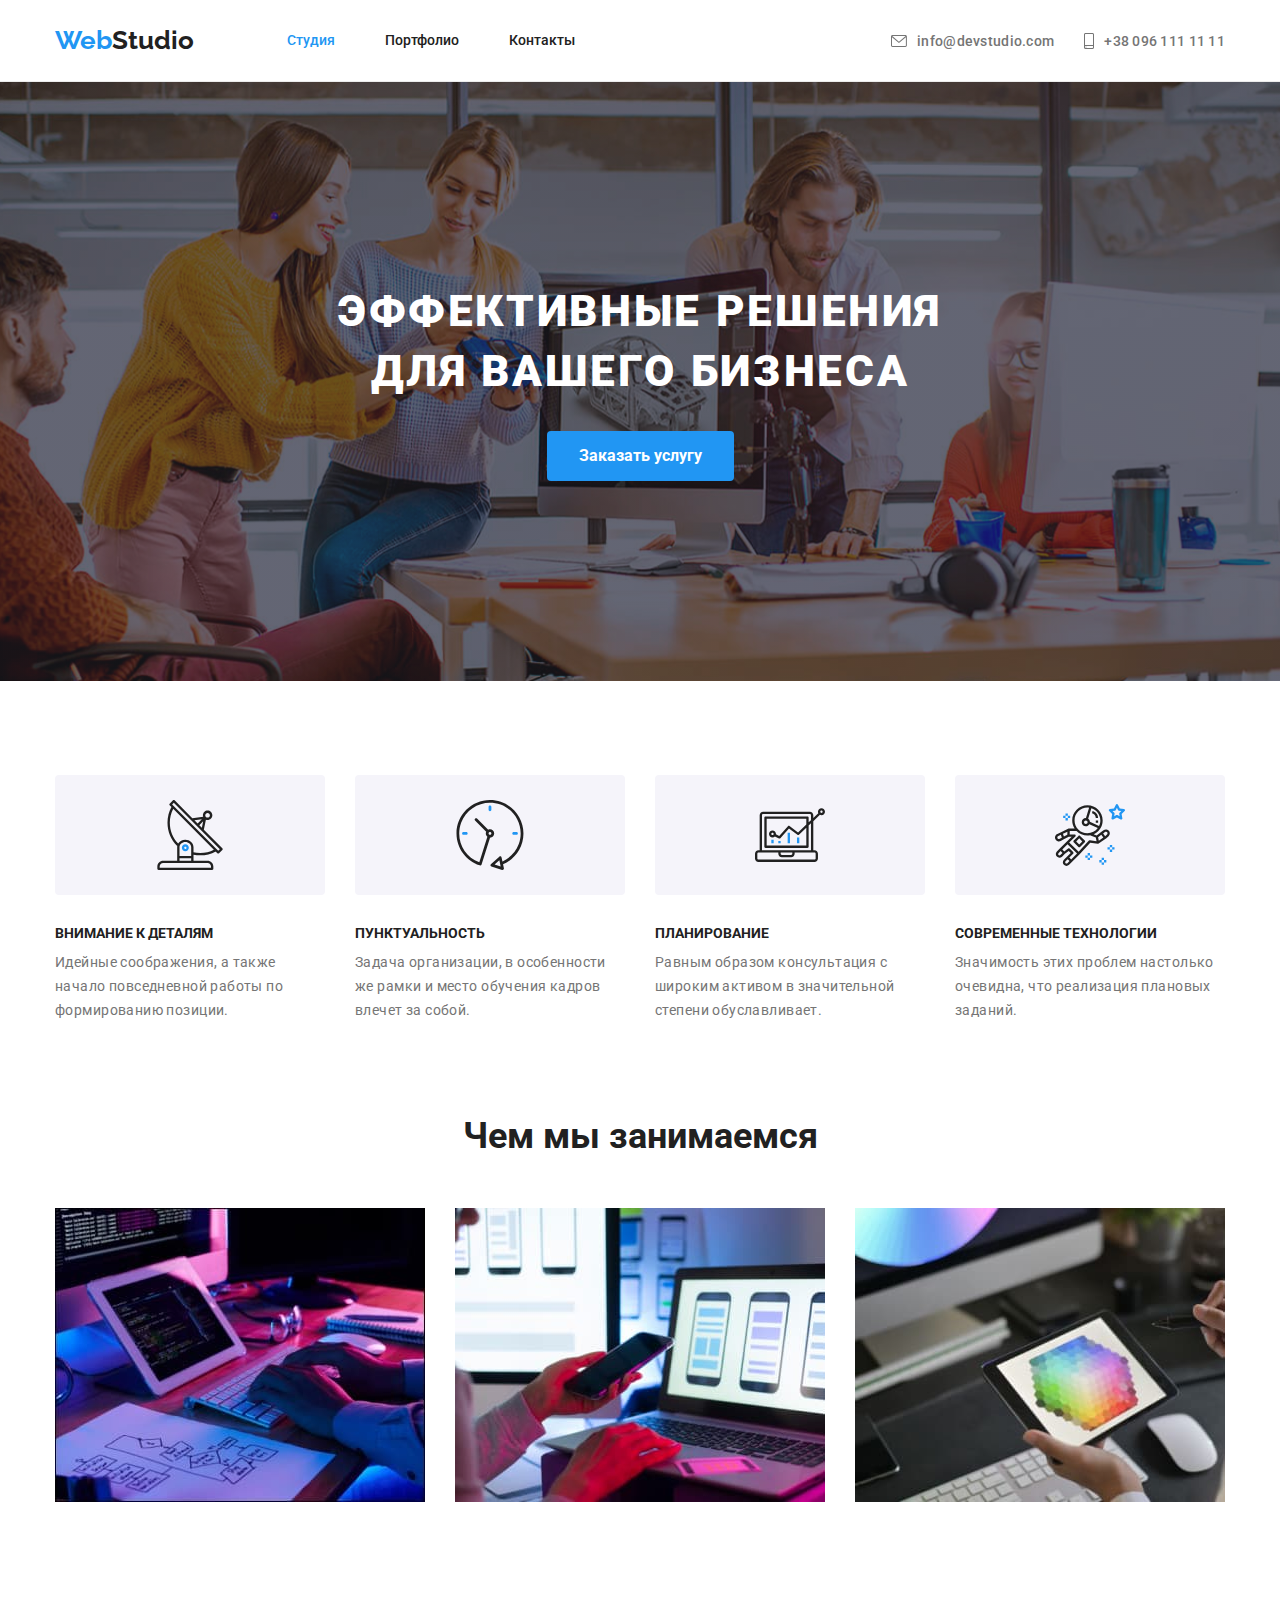
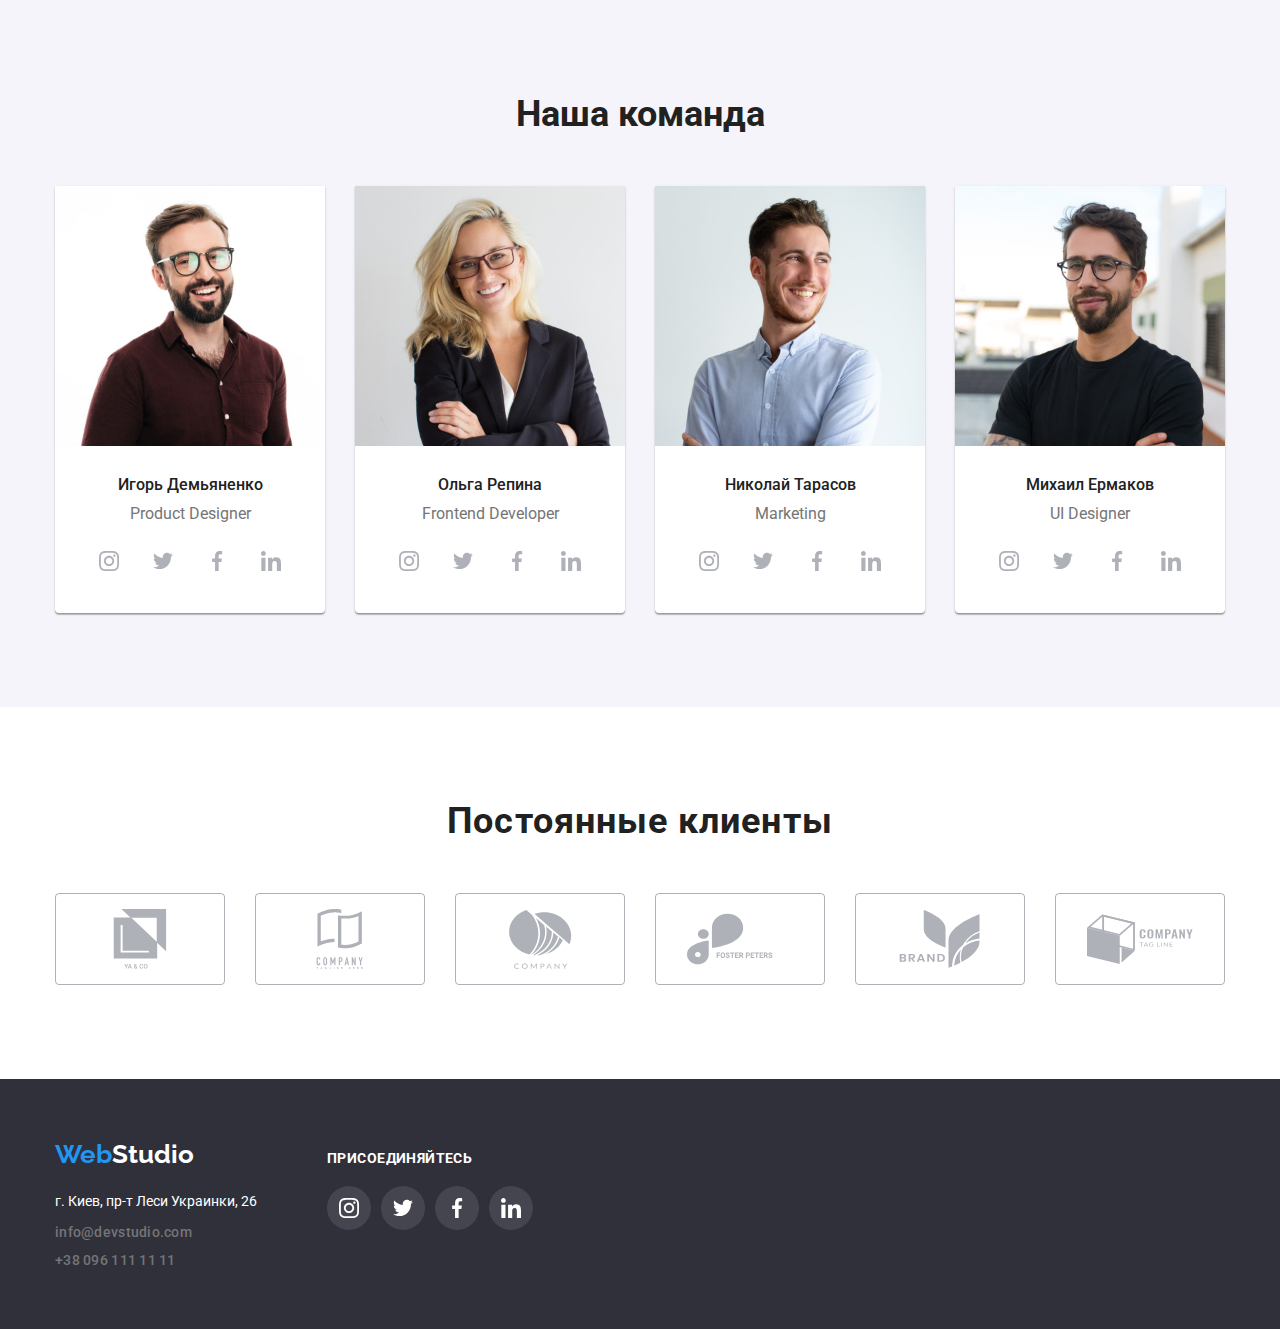
<file: index.html>
<!DOCTYPE html>
<html lang="ru">
  <head>
    <meta charset="UTF-8" />
    <meta http-equiv="X-UA-Compatible" content="IE=edge" />
    <meta name="viewport" content="width=device-width, initial-scale=1.0" />
    <link rel="stylesheet" href="./css/modern-normalize.css" />
    <link rel="stylesheet" href="./css/styles.css" />
    <link rel="preconnect" href="https://fonts.googleapis.com" />
    <link rel="preconnect" href="https://fonts.gstatic.com" crossorigin />
    <link
      rel="stylesheet"
      href="https://fonts.googleapis.com/css2?family=Raleway:wght@700&family=Roboto:wght@400;500;700;900&display=swap"
    />
    <title>Студия</title>
  </head>
  <body>
    <header class="page-header">
      <div class="container header">
        <a class="header-logo" href="./index.html">
          Web<span class="logo-web">Studio</span></a
        >
        <!--Навигация-->
        <nav class="header-nav">
          <ul class="list nav-list">
            <li class="nav-list-item">
              <a class="nav-link current" href="./index.html">Студия</a>
            </li>
            <li class="nav-list-item">
              <a class="nav-link" href="./portfolio.html">Портфолио</a>
            </li>
            <li class="nav-list-item">
              <a class="nav-link" href="">Контакты</a>
            </li>
          </ul>
        </nav>
        <!--Контакты-->
        <ul class="list header-contact">
          <li class="header-contact-item">
            <a class="contact-link" href="mailto:info@devstudio.com">
              <svg class="masters-soc-icon" width="16" height="12">
                <use href="./img/icons.svg#icon-envelope"></use>
              </svg>
              info@devstudio.com
            </a>
          </li>
          <li class="header-contact-item">
            <a class="contact-link" href="tel:+380961111111">
              <svg class="masters-soc-icon" width="10" height="16">
                <use href="./img/icons.svg#icon-smartphone"></use>
              </svg>
              +38 096 111 11 11
            </a>
          </li>
        </ul>
      </div>
    </header>
    <main>
      <!--Title-->
      <section class="service-section">
        <div class="container service-wrapper">
          <h1 class="title-service">Эффективные решения для вашего бизнеса</h1>
          <button class="btn-service" type="button">Заказать услугу</button>
        </div>
      </section>
      <!--Как мы работаем-->
      <section class="section">
        <div class="container quaility-wrapper">
          <ul class="list quaility-list">
            <li class="quaility-list-item">
              <div class="quaility-icon-wrapper">
                <svg class="quaility-icon" width="70" height="70">
                  <use href="./img/icons.svg#icon-antenna"></use>
                </svg>
              </div>
              <h2 class="title-quaility">Внимание к деталям</h2>
              <p class="quaility-description">
                Идейные соображения, а также начало повседневной работы по
                формированию позиции.
              </p>
            </li>
            <li class="quaility-list-item">
              <div class="quaility-icon-wrapper">
                <svg class="quaility-icon" width="70" height="70">
                  <use href="./img/icons.svg#icon-clock"></use>
                </svg>
              </div>
              <h2 class="title-quaility">Пунктуальность</h2>
              <p class="quaility-description">
                Задача организации, в особенности же рамки и место обучения
                кадров влечет за собой.
              </p>
            </li>
            <li class="quaility-list-item">
              <div class="quaility-icon-wrapper">
                <svg class="quaility-icon" width="70" height="70">
                  <use href="./img/icons.svg#icon-diagram"></use>
                </svg>
              </div>
              <h2 class="title-quaility">Планирование</h2>
              <p class="quaility-description">
                Равным образом консультация с широким активом в значительной
                степени обуславливает.
              </p>
            </li>
            <li class="quaility-list-item">
              <div class="quaility-icon-wrapper">
                <svg class="quaility-icon" width="70" height="70">
                  <use href="./img/icons.svg#icon-astronaut"></use>
                </svg>
              </div>
              <h2 class="title-quaility">Современные технологии</h2>
              <p class="quaility-description">
                Значимость этих проблем настолько очевидна, что реализация
                плановых заданий.
              </p>
            </li>
          </ul>
        </div>
      </section>
      <!--Чем мы занимаемся-->
      <section class="section work-section">
        <div class="container">
          <h2 class="box-title">Чем мы занимаемся</h2>
          <ul class="list work-list">
            <li class="work-list-item">
              <img width="370" src="./img/img1.jpg" alt="Клавиатура" />
            </li>
            <li class="work-list-item">
              <img width="370" src="./img/img2.jpg" alt="Телефон и ноутбук" />
            </li>
            <li class="work-list-item">
              <img width="370" src="./img/img3.jpg" alt="Планшет" />
            </li>
          </ul>
        </div>
      </section>
      <!--Наша Команда-->
      <section class="section team-section">
        <div class="container">
          <h2 class="team-title">Наша команда</h2>
          <ul class="list team-list">
            <li class="team-list-item">
              <img
                class="team-photo"
                width="270"
                src="./img/img4.jpg"
                alt="Фото Игорь Демьяненко"
              />
              <div class="team-wrapper">
                <h3 class="team-name">Игорь Демьяненко</h3>
                <p class="team-position" lang="en">Product Designer</p>
                <ul class="team-social-list">
                  <li class="team-social-item">
                    <a class="team-social-link" href="#">
                      <svg class="team-social-icon" width="20" height="20">
                        <use href="./img/icons.svg#icon-instagram"></use>
                      </svg>
                    </a>
                  </li>
                  <li class="team-social-item">
                    <a class="team-social-link" href="#">
                      <svg class="team-social-icon" width="20" height="20">
                        <use href="./img/icons.svg#icon-twitter"></use>
                      </svg>
                    </a>
                  </li>
                  <li class="team-social-item">
                    <a class="team-social-link" href="#">
                      <svg class="team-social-icon" width="20" height="20">
                        <use href="./img/icons.svg#icon-facebook"></use>
                      </svg>
                    </a>
                  </li>
                  <li class="team-social-item">
                    <a class="team-social-link" href="#">
                      <svg class="team-social-icon" width="20" height="20">
                        <use href="./img/icons.svg#icon-linkedin"></use>
                      </svg>
                    </a>
                  </li>
                </ul>
              </div>
            </li>
            <li class="team-list-item">
              <img
                class="team-photo"
                width="270"
                src="./img/img5.jpg"
                alt="Фото Ольга Репина"
              />
              <div class="team-wrapper">
                <h3 class="team-name">Ольга Репина</h3>
                <p class="team-position" lang="en">Frontend Developer</p>
                <ul class="team-social-list">
                  <li class="team-social-item">
                    <a class="team-social-link" href="#">
                      <svg class="team-social-icon" width="20" height="20">
                        <use href="./img/icons.svg#icon-instagram"></use>
                      </svg>
                    </a>
                  </li>
                  <li class="team-social-item">
                    <a class="team-social-link" href="#">
                      <svg class="team-social-icon" width="20" height="20">
                        <use href="./img/icons.svg#icon-twitter"></use>
                      </svg>
                    </a>
                  </li>
                  <li class="team-social-item">
                    <a class="team-social-link" href="#">
                      <svg class="team-social-icon" width="20" height="20">
                        <use href="./img/icons.svg#icon-facebook"></use>
                      </svg>
                    </a>
                  </li>
                  <li class="team-social-item">
                    <a class="team-social-link" href="#">
                      <svg class="team-social-icon" width="20" height="20">
                        <use href="./img/icons.svg#icon-linkedin"></use>
                      </svg>
                    </a>
                  </li>
                </ul>
              </div>
            </li>
            <li class="team-list-item">
              <img
                class="team-photo"
                width="270"
                src="./img/img6.jpg"
                alt="Фото Николай Тарасов"
              />
              <div class="team-wrapper">
                <h3 class="team-name">Николай Тарасов</h3>
                <p class="team-position" lang="en">Marketing</p>
                <ul class="team-social-list">
                  <li class="team-social-item">
                    <a class="team-social-link" href="#">
                      <svg class="team-social-icon" width="20" height="20">
                        <use href="./img/icons.svg#icon-instagram"></use>
                      </svg>
                    </a>
                  </li>
                  <li class="team-social-item">
                    <a class="team-social-link" href="#">
                      <svg class="team-social-icon" width="20" height="20">
                        <use href="./img/icons.svg#icon-twitter"></use>
                      </svg>
                    </a>
                  </li>
                  <li class="team-social-item">
                    <a class="team-social-link" href="#">
                      <svg class="team-social-icon" width="20" height="20">
                        <use href="./img/icons.svg#icon-facebook"></use>
                      </svg>
                    </a>
                  </li>
                  <li class="team-social-item">
                    <a class="team-social-link" href="#">
                      <svg class="team-social-icon" width="20" height="20">
                        <use href="./img/icons.svg#icon-linkedin"></use>
                      </svg>
                    </a>
                  </li>
                </ul>
              </div>
            </li>
            <li class="team-list-item">
              <img
                class="team-photo"
                width="270"
                src="./img/img7.jpg"
                alt="Фото Михаил Ермаков"
              />
              <div class="team-wrapper">
                <h3 class="team-name">Михаил Ермаков</h3>
                <p class="team-position" lang="en">UI Designer</p>
                <ul class="team-social-list">
                  <li class="team-social-item">
                    <a class="team-social-link" href="#">
                      <svg class="team-social-icon" width="20" height="20">
                        <use href="./img/icons.svg#icon-instagram"></use>
                      </svg>
                    </a>
                  </li>
                  <li class="team-social-item">
                    <a class="team-social-link" href="#">
                      <svg class="team-social-icon" width="20" height="20">
                        <use href="./img/icons.svg#icon-twitter"></use>
                      </svg>
                    </a>
                  </li>
                  <li class="team-social-item">
                    <a class="team-social-link" href="#">
                      <svg class="team-social-icon" width="20" height="20">
                        <use href="./img/icons.svg#icon-facebook"></use>
                      </svg>
                    </a>
                  </li>
                  <li class="team-social-item">
                    <a class="team-social-link" href="#">
                      <svg class="team-social-icon" width="20" height="20">
                        <use href="./img/icons.svg#icon-linkedin"></use>
                      </svg>
                    </a>
                  </li>
                </ul>
              </div>
            </li>
          </ul>
        </div>
      </section>
      <!-- Постоянные клиенты -->
      <section class="section">
        <div class="container">
          <h2 class="clients-title">Постоянные клиенты</h2>
          <ul class="clients-list">
            <li class="clients-list-item">
              <a class="clients-item-link" href="#">
                <svg class="clients-icon" width="106" height="60">
                  <use href="./img/icons.svg#icon-group1"></use>
                </svg>
              </a>
            </li>
            <li class="clients-list-item">
              <a class="clients-item-link" href="#">
                <svg class="clients-icon" width="106" height="60">
                  <use href="./img/icons.svg#icon-group2"></use>
                </svg>
              </a>
            </li>
            <li class="clients-list-item">
              <a class="clients-item-link" href="#">
                <svg class="clients-icon" width="106" height="60">
                  <use href="./img/icons.svg#icon-group3"></use>
                </svg>
              </a>
            </li>
            <li class="clients-list-item">
              <a class="clients-item-link" href="#">
                <svg class="clients-icon" width="106" height="60">
                  <use href="./img/icons.svg#icon-group4"></use>
                </svg>
              </a>
            </li>
            <li class="clients-list-item">
              <a class="clients-item-link" href="#">
                <svg class="clients-icon" width="106" height="60">
                  <use href="./img/icons.svg#icon-group5"></use>
                </svg>
              </a>
            </li>
            <li class="clients-list-item">
              <a class="clients-item-link" href="#">
                <svg class="clients-icon" width="106" height="60">
                  <use href="./img/icons.svg#icon-group"></use>
                </svg>
              </a>
            </li>
          </ul>
        </div>
      </section>
    </main>
    <!-- Футер -->
    <footer class="footer">
      <div class="container footer-wrapper">
        <div class="footer-block-wrapper">
        <!-- Контакты -->
        <a class="footer-logo" href="./index.html">
          Web<span class="logo-web-footer">Studio</span></a
        >
        <address class="address">г. Киев, пр-т Леси Украинки, 26</address>
        <ul class="footer-contact">
          <li class="footer-contact-item">
            <a class="footer-contact-link" href="mailto:info@devstudio.com"
              >info@devstudio.com</a
            >
          </li>
          <li class="footer-contact-item">
            <a class="footer-contact-link" href="tel:+380961111111"
              >+38 096 111 11 11</a
            >
          </li>
        </ul>
      </div>
      <div class="footer-block-wrapper">
        <h3 class="footer-join-title">присоединяйтесь</h3>
        <ul class="footer-social-list">
          <li class="footer-social-item">
            <a class="footer-social-link" href="#">
              <svg class="footer-social-icon" width="20" height="20">
                <use href="./img/icons.svg#icon-instagram"></use>
              </svg>
            </a>
          </li>
          <li class="footer-social-item">
            <a class="footer-social-link" href="#">
              <svg class="footer-social-icon" width="20" height="20">
                <use href="./img/icons.svg#icon-twitter"></use>
              </svg>
            </a>
          </li>
          <li class="footer-social-item">
            <a class="footer-social-link" href="#">
              <svg class="footer-social-icon" width="20" height="20">
                <use href="./img/icons.svg#icon-facebook"></use>
              </svg>
            </a>
          </li>
          <li class="footer-social-item">
            <a class="footer-social-link" href="#">
              <svg class="footer-social-icon" width="20" height="20">
                <use href="./img/icons.svg#icon-linkedin"></use>
              </svg>
            </a>
          </li>
        </ul>
      </div>
      </div>
    </footer>
  </body>
</html>
</file>
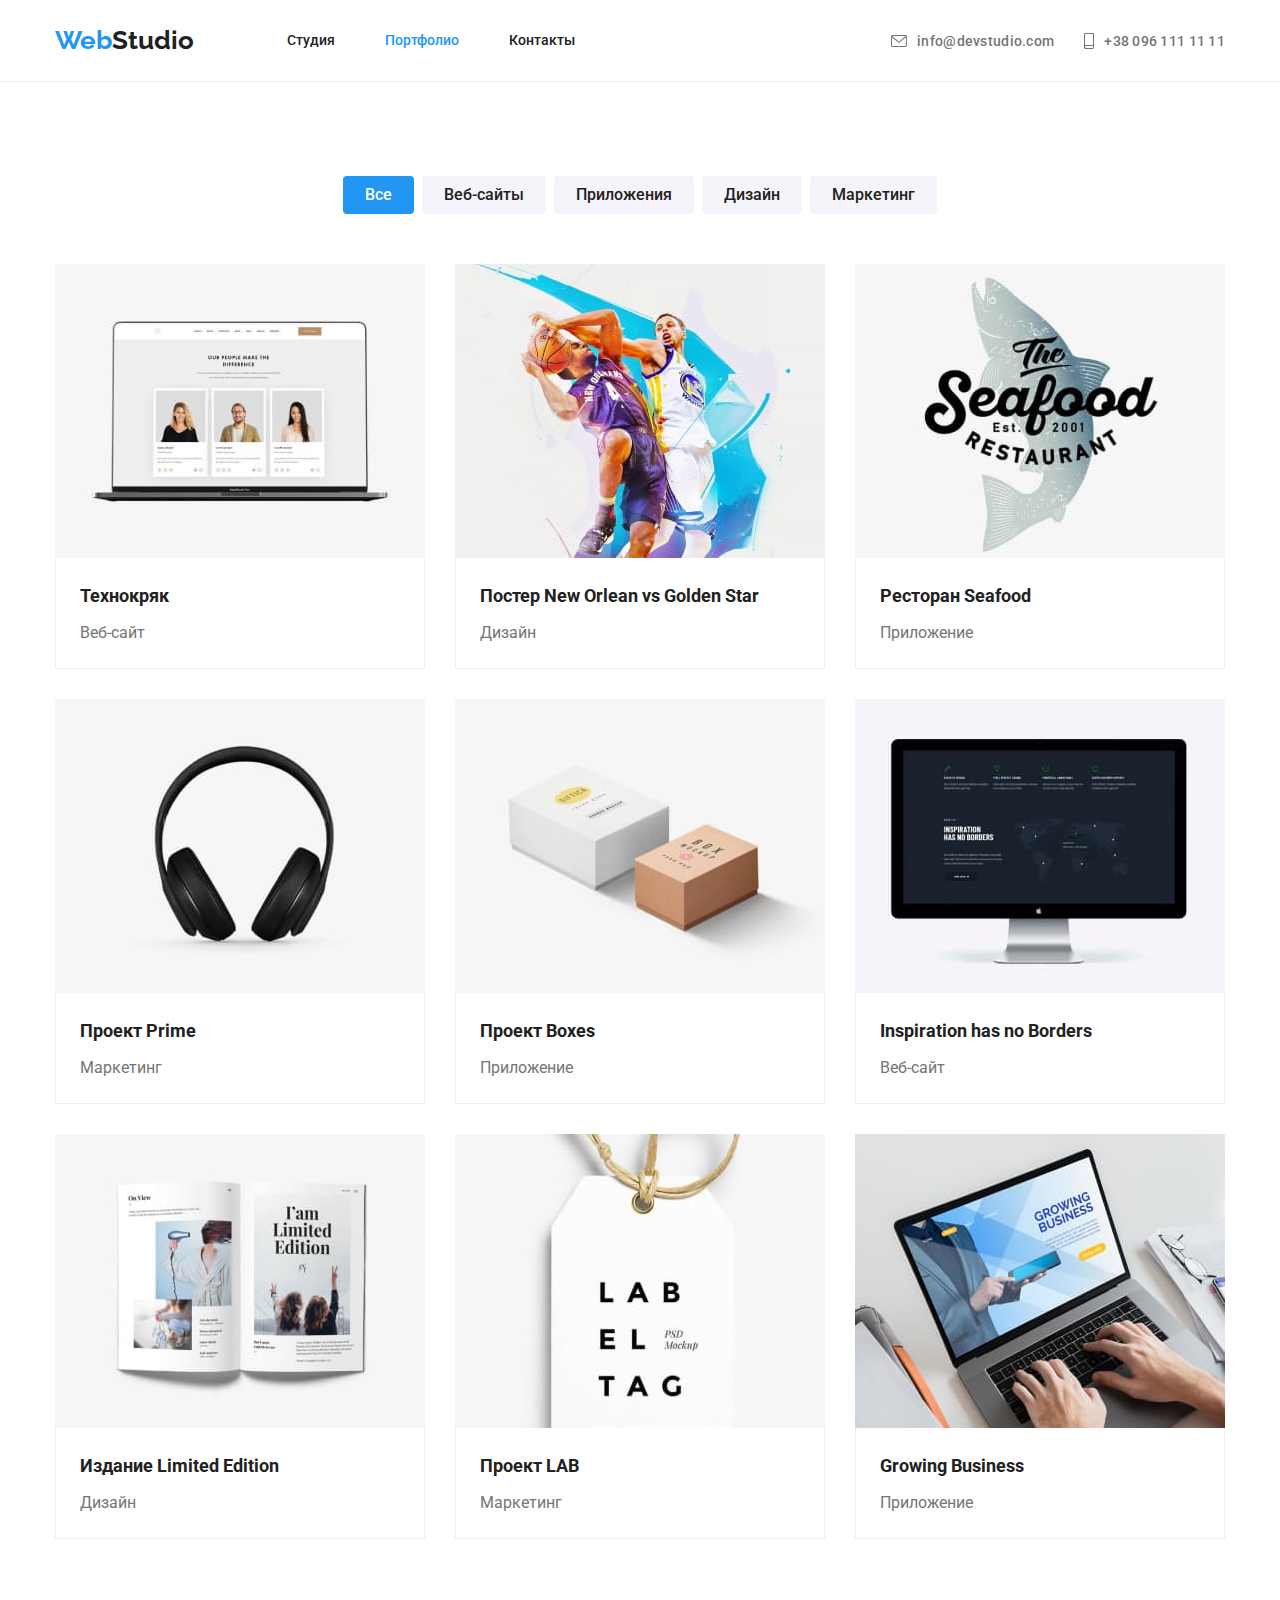
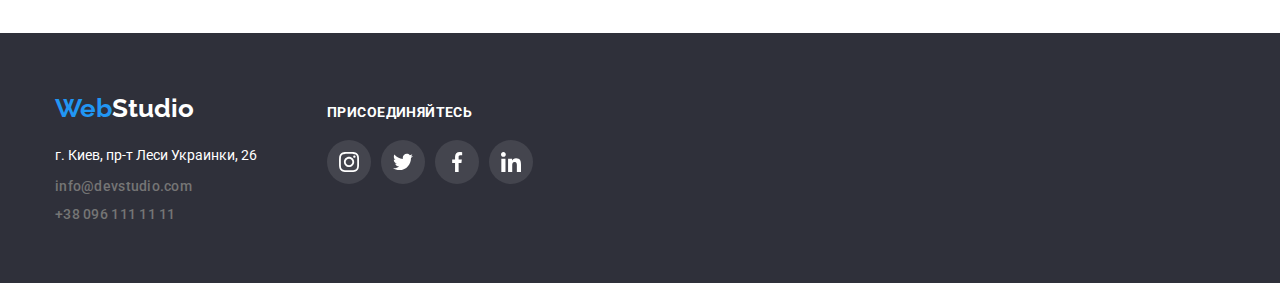
<file: portfolio.html>
<!DOCTYPE html>
<html lang="en">
  <head>
    <meta charset="UTF-8" />
    <meta http-equiv="X-UA-Compatible" content="IE=edge" />
    <meta name="viewport" content="width=device-width, initial-scale=1.0" />
    <link rel="stylesheet" href="./css/modern-normalize.css" />
    <link rel="stylesheet" href="./css/styles.css" />
    <link rel="preconnect" href="https://fonts.googleapis.com" />
    <link rel="preconnect" href="https://fonts.gstatic.com" crossorigin />
    <link
      rel="stylesheet"
      href="https://fonts.googleapis.com/css2?family=Raleway:wght@700&family=Roboto:wght@400;500;700;900&display=swap"
    />
    <title>Portfolio</title>
  </head>
  <body>
    <header class="page-header">
      <div class="container header">
        <a class="header-logo" href="./index.html">
          Web<span class="logo-web">Studio</span></a
        >
        <!--Навигация-->
        <nav class="header-nav">
          <ul class="list nav-list">
            <li class="nav-list-item">
              <a class="nav-link" href="./index.html">Студия</a>
            </li>
            <li class="nav-list-item">
              <a class="nav-link current" href="./portfolio.html">Портфолио</a>
            </li>
            <li class="nav-list-item">
              <a class="nav-link" href="">Контакты</a>
            </li>
          </ul>
        </nav>
        <!--Контакты-->
        <ul class="list header-contact">
          <li class="header-contact-item">
            <a class="contact-link" href="mailto:info@devstudio.com">
              <svg class="masters-soc-icon" width="16" height="12">
                <use href="./img/icons.svg#icon-envelope"></use>
              </svg>
              info@devstudio.com
            </a>
          </li>
          <li class="header-contact-item">
            <a class="contact-link" href="tel:+380961111111">
              <svg class="masters-soc-icon" width="10" height="16">
                <use href="./img/icons.svg#icon-smartphone"></use>
              </svg>
              +38 096 111 11 11
            </a>
          </li>
        </ul>
      </div>
    </header>
    <main>
      <section class="section">
        <div class="container">
          <!--Фильтр-->
          <ul class="list button-list">
            <li class="button-list-item">
              <button class="btn-filter btn-filter-active" type="button">Все</button>
            </li>
            <li class="button-list-item">
              <button class="btn-filter" type="button">Веб-сайты</button>
            </li>
            <li class="button-list-item">
              <button class="btn-filter" type="button">Приложения</button>
            </li>
            <li class="button-list-item">
              <button class="btn-filter" type="button">Дизайн</button>
            </li>
            <li class="button-list-item">
              <button class="btn-filter" type="button">Маркетинг</button>
            </li>
          </ul>
          <!--Проекты-->
          <ul class="list project-list">
            <li class="project-item">
              <img
                class="project-photo"
                width="370"
                height="294"
                src="./img/portfolio1.jpg"
                alt="Технокряк"
              />
              <div class="portfolio-wrapper">
                <h2 class="portfolio-title">Технокряк</h2>
                <p class="portfolio-category">Веб-сайт</p>
              </div>
            </li>
            <li class="project-item">
              <img
                class="project-photo"
                width="370"
                height="294"
                src="./img/portfolio2.jpg"
                alt="Постер New Orlean vs Golden Star"
              />
              <div class="portfolio-wrapper">
                <h2 class="portfolio-title">
                  Постер New Orlean vs Golden Star
                </h2>
                <p class="portfolio-category">Дизайн</p>
              </div>
            </li>
            <li class="project-item">
              <img
                class="project-photo"
                width="370"
                height="294"
                src="./img/portfolio3.jpg"
                alt="Ресторан Seafood"
              />
              <div class="portfolio-wrapper">
                <h2 class="portfolio-title">Ресторан Seafood</h2>
                <p class="portfolio-category">Приложение</p>
              </div>
            </li>
            <li class="project-item">
              <img
                class="project-photo"
                width="370"
                height="294"
                src="./img/portfolio4.jpg"
                alt="Проект Prime"
              />
              <div class="portfolio-wrapper">
                <h2 class="portfolio-title">Проект Prime</h2>
                <p class="portfolio-category">Маркетинг</p>
              </div>
            </li>
            <li class="project-item">
              <img
                class="project-photo"
                width="370"
                height="294"
                src="./img/portfolio5.jpg"
                alt="Проект Boxes"
              />
              <div class="portfolio-wrapper">
                <h2 class="portfolio-title">Проект Boxes</h2>
                <p class="portfolio-category">Приложение</p>
              </div>
            </li>
            <li class="project-item">
              <img
                class="project-photo"
                width="370"
                height="294"
                src="./img/portfolio6.jpg"
                alt="Inspiration has no Borders"
              />
              <div class="portfolio-wrapper">
                <h2 class="portfolio-title">Inspiration has no Borders</h2>
                <p class="portfolio-category">Веб-сайт</p>
              </div>
            </li>
            <li class="project-item">
              <img
                class="project-photo"
                width="370"
                height="294"
                src="./img/portfolio7.jpg"
                alt="Издание Limited Edition"
              />
              <div class="portfolio-wrapper">
                <h2 class="portfolio-title">Издание Limited Edition</h2>
                <p class="portfolio-category">Дизайн</p>
              </div>
            </li>
            <li class="project-item">
              <img
                class="project-photo"
                width="370"
                height="294"
                src="./img/portfolio8.jpg"
                alt="Проект LAB"
              />
              <div class="portfolio-wrapper">
                <h2 class="portfolio-title">Проект LAB</h2>
                <p class="portfolio-category">Маркетинг</p>
              </div>
            </li>
            <li class="project-item">
              <img
                class="project-photo"
                width="370"
                height="294"
                src="./img/portfolio9.jpg"
                alt="Growing Business"
              />
              <div class="portfolio-wrapper">
                <h2 class="portfolio-title">Growing Business</h2>
                <p class="portfolio-category">Приложение</p>
              </div>
            </li>
          </ul>
        </div>
      </section>
    </main>
    <!-- Футер -->
    <footer class="footer">
      <div class="container footer-wrapper">
        <div class="footer-block-wrapper">
        <!-- Контакты -->
        <a class="footer-logo" href="./index.html">
          Web<span class="logo-web-footer">Studio</span></a
        >
        <address class="address">г. Киев, пр-т Леси Украинки, 26</address>
        <ul class="footer-contact">
          <li class="footer-contact-item">
            <a class="footer-contact-link" href="mailto:info@devstudio.com"
              >info@devstudio.com</a
            >
          </li>
          <li class="footer-contact-item">
            <a class="footer-contact-link" href="tel:+380961111111"
              >+38 096 111 11 11</a
            >
          </li>
        </ul>
      </div>
      <div class="footer-block-wrapper">
        <h3 class="footer-join-title">присоединяйтесь</h3>
        <ul class="footer-social-list">
          <li class="footer-social-item">
            <a class="footer-social-link" href="#">
              <svg class="footer-social-icon" width="20" height="20">
                <use href="./img/icons.svg#icon-instagram"></use>
              </svg>
            </a>
          </li>
          <li class="footer-social-item">
            <a class="footer-social-link" href="#">
              <svg class="footer-social-icon" width="20" height="20">
                <use href="./img/icons.svg#icon-twitter"></use>
              </svg>
            </a>
          </li>
          <li class="footer-social-item">
            <a class="footer-social-link" href="#">
              <svg class="footer-social-icon" width="20" height="20">
                <use href="./img/icons.svg#icon-facebook"></use>
              </svg>
            </a>
          </li>
          <li class="footer-social-item">
            <a class="footer-social-link" href="#">
              <svg class="footer-social-icon" width="20" height="20">
                <use href="./img/icons.svg#icon-linkedin"></use>
              </svg>
            </a>
          </li>
        </ul>
      </div>
      </div>
    </footer>
  </body>
</html>
</file>
<file: css/styles.css>
:root {
    --active-color: #2196F3;
    --white-color: #FFFFFF;
    --general-text-color: #212121;
    --grey-color: #757575;
  }
h1, h2, h3, h4, p, ul {
    margin: 0;
}
body { 
    font-family: 'Roboto', sans-serif;
    background-color: var(--white-color);
    color: var(--general-text-color);
}
.container {
    width: 1200px;
    margin: 0 auto;
    padding: 0 15px;
}
.section {
    padding: 94px 0px;
}
.list {
    list-style: none;
    display: flex;
    align-items: center;
    padding-left: 0;
    margin: 0;
}
/* Header */
.header {
    display: flex;
    align-items: center;
}
.page-header {
    border-bottom: 1px solid #ECECEC;
    background-color: var(--white-color);
    padding: 25px 0;
}
.header-logo, .footer-logo {   
    font-weight: 700;
    font-size: 26px;
    line-height:1.2;
    font-family: 'Raleway', sans-serif; 
    color: var(--active-color);
    text-decoration: none;
}
.header-nav {
    margin-left: 93px;
}

.logo-web {
    color: var(--general-text-color);
}
.logo-web-footer {
    color: var(--white-color);
}
/* .nav-list {
    padding-left: 93px;
} */
.header-contact-item:not(:first-child) {
    margin-left: 30px;
}
.nav-list-item:not(:first-child) {
    margin-left: 50px;
}
.header-contact {
    margin-left: auto;
}
.nav-link {
    font-weight: 500;
    font-size: 14px;
    line-height: 1.15;
    color: var(--general-text-color);
    text-decoration: none;
}
.nav-link:hover,
.nav-link:focus {
    color: var(--active-color);
}
.current {
    color: var(--active-color);
}
.contact-link {
    display: flex;
    justify-content: center;
    align-items: center;
    color: var(--grey-color);
    font-weight: 500;
    font-size: 14px;
    line-height: 1.15;
    text-decoration: none;
    letter-spacing: 0.02em;
}
.masters-soc-icon {
    fill: currentColor;
    margin-right: 10px;
}
.contact-link:hover,
.contact-link:focus,
.footer-contact-link:hover,
.footer-contact-link:focus {
    color: var(--active-color);
}
/* Main */
.service-section {
    padding: 200px 0;
    background-image: linear-gradient(rgba(47, 48, 58, 0.4), rgba(47, 48, 58, 0.4)), url(../img/hero-title.svg);
    background-repeat: no-repeat;
    background-position: center;
    background-size: cover;
    max-width: 1600px;
    margin: 0 auto;
}
.service-wrapper {
    text-align: center;
}
.title-service {
    width: 696px;
    font-weight: 900;
    font-size: 44px;
    line-height: 1.35;
    letter-spacing: 0.06em;
    color: var(--white-color);
    text-transform: uppercase;
    margin: 0 auto;
}
.button-list {
    justify-content: center;
    margin-bottom: 50px;  
}
.btn-service {
    color: var(--white-color);
    background-color: var(--active-color);
    cursor: pointer;
    font-weight: 700;
    font-size: 16px;
    font-family: inherit;
    line-height: 1.875;
    margin-top: 30px;
    border: none;
    border-radius: 4px;
    padding: 10px 32px;   
}
.btn-filter {
    color: var(--general-text-color);
    background-color: #F5F4FA;
    cursor: pointer;
    font-weight: 500;
    font-size: 16px;
    font-family: inherit;
    line-height: 1.625;
    border: none;
    border-radius: 4px;
    padding: 6px 22px;
}
.button-list-item:not(:first-child) {
    margin-left: 8px;
}
.btn-filter-active,
.btn-filter:hover,
.btn-filter:focus {
    color: var(--white-color);
    background-color: var(--active-color);
}
.quaility-wrapper {
    display: flex;
}
.title-quaility {
    font-weight: 700;
    font-size: 14px;
    line-height: 1.15;
    color: var(--general-text-color);
    text-transform: uppercase;
    margin-top: 30px;
}
.portfolio-title {
    font-weight: 700;
    font-size: 18px;
    line-height: 2;
    color: var(--general-text-color);
}
.project-list {
    flex-wrap: wrap;
    margin: -15px;
}
.project-item {
    margin: 15px;
    background-color: var(--white-color);
    cursor: pointer;
}
.project-item:hover {
    box-shadow: 0px 1px 1px rgba(0, 0, 0, 0.12), 0px 4px 4px rgba(0, 0, 0, 0.06), 1px 4px 6px rgba(0, 0, 0, 0.16);
}
.portfolio-wrapper {
    padding: 20px 24px;
    border: 1px solid #EEEEEE;
    border-top: none;
}
.project-photo {
    display: block;
}
.portfolio-category {
    font-weight: 400;
    font-size: 16px;
    line-height: 1.875;
    color: var(--grey-color);
    margin-top: 4px;
}
.quaility-description {
    font-weight: 400;
    font-size: 14px;
    line-height: 1.7;
    color: var(--grey-color);
    margin: 10px 0 0 0;
    letter-spacing: 0.03em;
}
/* .quaility-list {
    justify-content: space-between;
} */
.quaility-list-item {
    width: 270px;
}
.quaility-icon-wrapper {
    display: flex;
    justify-content: center;
    align-items: center;
    background-color: #F5F4FA;
    width: 270px;
    height: 120px;
    border-radius: 4px;
}
.quaility-list-item:not(:first-child) {
    margin-left: 30px;
}
.box-title {
    font-weight: 700;
    font-size: 36px;
    line-height: 1.15;
    color: var(--general-text-color);
    text-align: center;
}
.work-section {
    padding-top: 0 
}
.work-list {
    margin-top: 50px;
    justify-content: space-between;
}
.team-section {
    background-color: #F5F4FA;
}
.team-title {
    font-weight: 700;
    font-size: 36px;
    line-height: 1.15;
    color: var(--general-text-color);
    text-align: center;
}
.team-list {
    margin-top: 50px;
    justify-content: space-between;
}
.team-name {
    font-weight: 500;
    font-size: 16px;
    line-height: 1.18;
    color: var(--general-text-color);
}
.team-list-item {
    border-bottom-right-radius: 4px;
    border-bottom-left-radius: 4px;
    background-color: var(--white-color);
    text-align: center;
    box-shadow: 0 2px 1px rgba(0, 0, 0, 0.2), 0 1px 1px rgba(0, 0, 0, 0.14), 0 1px 3px rgba(0, 0, 0, 0.12);
}
.team-photo {
    display: block;
}
.team-wrapper {
    padding: 30px 10px;
}
.team-position {
    font-weight: 400;
    font-size: 16px;
    line-height: 1.18;
    color: var(--grey-color);
    margin-top: 10px;
}
.team-social-list {
    list-style: none;
    display: flex;
    justify-content: center;
    align-items: center;
    padding-left: 0;
    margin-top: 16px;
}
.team-social-item {
    width: 44px;
    height: 44px;
}
.team-social-item:not(:first-child) {
    margin-left: 10px;
}
.team-social-link {
    display: flex;
    justify-content: center;
    align-items: center;
    width: 100%;
    height: 100%;
    color: #AFB1B8;
    border-radius: 50%;
}
.team-social-icon {
    fill: currentColor;
}
.team-social-link:hover,
.team-social-link:focus {
    color: var(--white-color);
    background-color: var(--active-color);
   
}
.clients-title {
    font-weight: 700;
    font-size: 36px;
    line-height: 1.16;
    color: var(--general-text-color);
    text-align: center;
    letter-spacing: 0.03em;
}
.clients-list {
    list-style: none;
    display: flex;
    padding-left: 0;
    margin-top: 50px;
}
.clients-list-item {
    width: 170px;
    height: 92px;
}
.clients-list-item:not(:first-child) {
    margin-left: 30px;
}
.clients-item-link {
    display: flex;
    justify-content: center;
    align-items: center;
    border: 1px solid #AFB1B8;
    border-radius: 4px;
    width: 100%;
    height: 100%;
    color: #AFB1B8;
}
.clients-item-link:hover,
.clients-item-link:focus {
    border-color: var(--active-color);
    color: var(--active-color);
}
.clients-icon {
    fill: currentColor;
}
/* footer */
.footer {
    background-color: #2F303A;
    padding: 60px 0;
}
.footer-join-title {
    font-weight: 700;
    font-size: 14px;
    line-height: 1.15;
    letter-spacing: 0.03em;
    text-transform: uppercase;
    color: var(--white-color);
}
.footer-wrapper {
    display: flex;
    align-items: baseline;
}
.footer-block-wrapper:not(:first-child) {
    margin-left: 70px;
}
.footer-social-list {
    list-style: none;
    display: flex;
    justify-content: center;
    align-items: center;
    margin-top: 20px;
    padding: 0;
}
.footer-social-item {
    width: 44px;
    height: 44px;
}
.footer-social-item:not(:first-child) {
    margin-left: 10px;
}
.footer-social-link {
    display: flex;
    justify-content: center;
    align-items: center;
    width: 100%;
    height: 100%;
    border-radius: 50%;
    background-color: rgba(255, 255, 255, 0.1);
    color: var(--white-color);
}
.footer-social-link:hover,
.footer-social-link:focus {
    background-color: var(--active-color);
}
.footer-social-icon {
    fill: currentColor;
}
.address {
    font-weight: 400;
    font-size: 14px;
    font-style: normal;
    line-height: 1.7;
    color: var(--white-color);
    margin-top: 20px;
}
.footer-contact {
    list-style: none;
    padding: 0;
    margin: 9px 0 0 0;
}
.footer-contact-item:not(:first-child) {
    margin-top: 9px;
}
.footer-contact-link {
    color: var(--grey-color);
    font-weight: 500;
    font-size: 14px;
    line-height: 1.15;
    text-decoration: none;
    letter-spacing: 0.02em;
}
</file>
